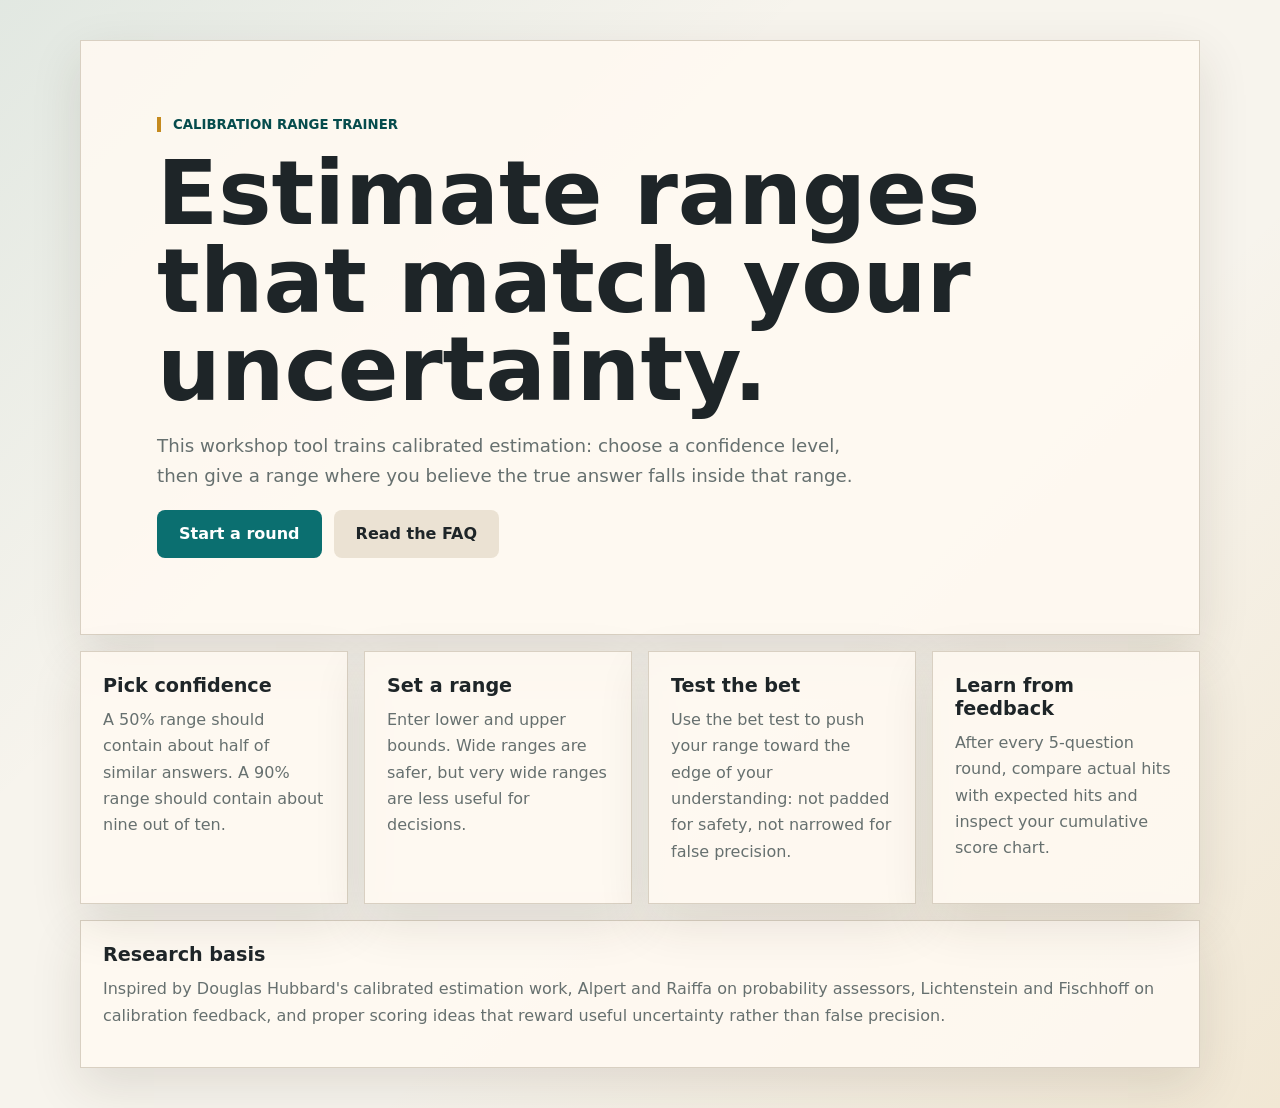
<file: index.html>
<!doctype html>
<html lang="en">
  <head>
    <meta charset="utf-8">
    <meta name="viewport" content="width=device-width, initial-scale=1">
    <title>Calibration Range Trainer</title>
    <link rel="stylesheet" href="styles.css?v=9">
  </head>
  <body>
    <main id="app" class="app-shell" aria-live="polite"></main>
    <script type="module" src="app.js?v=9"></script>
  </body>
</html>
</file>
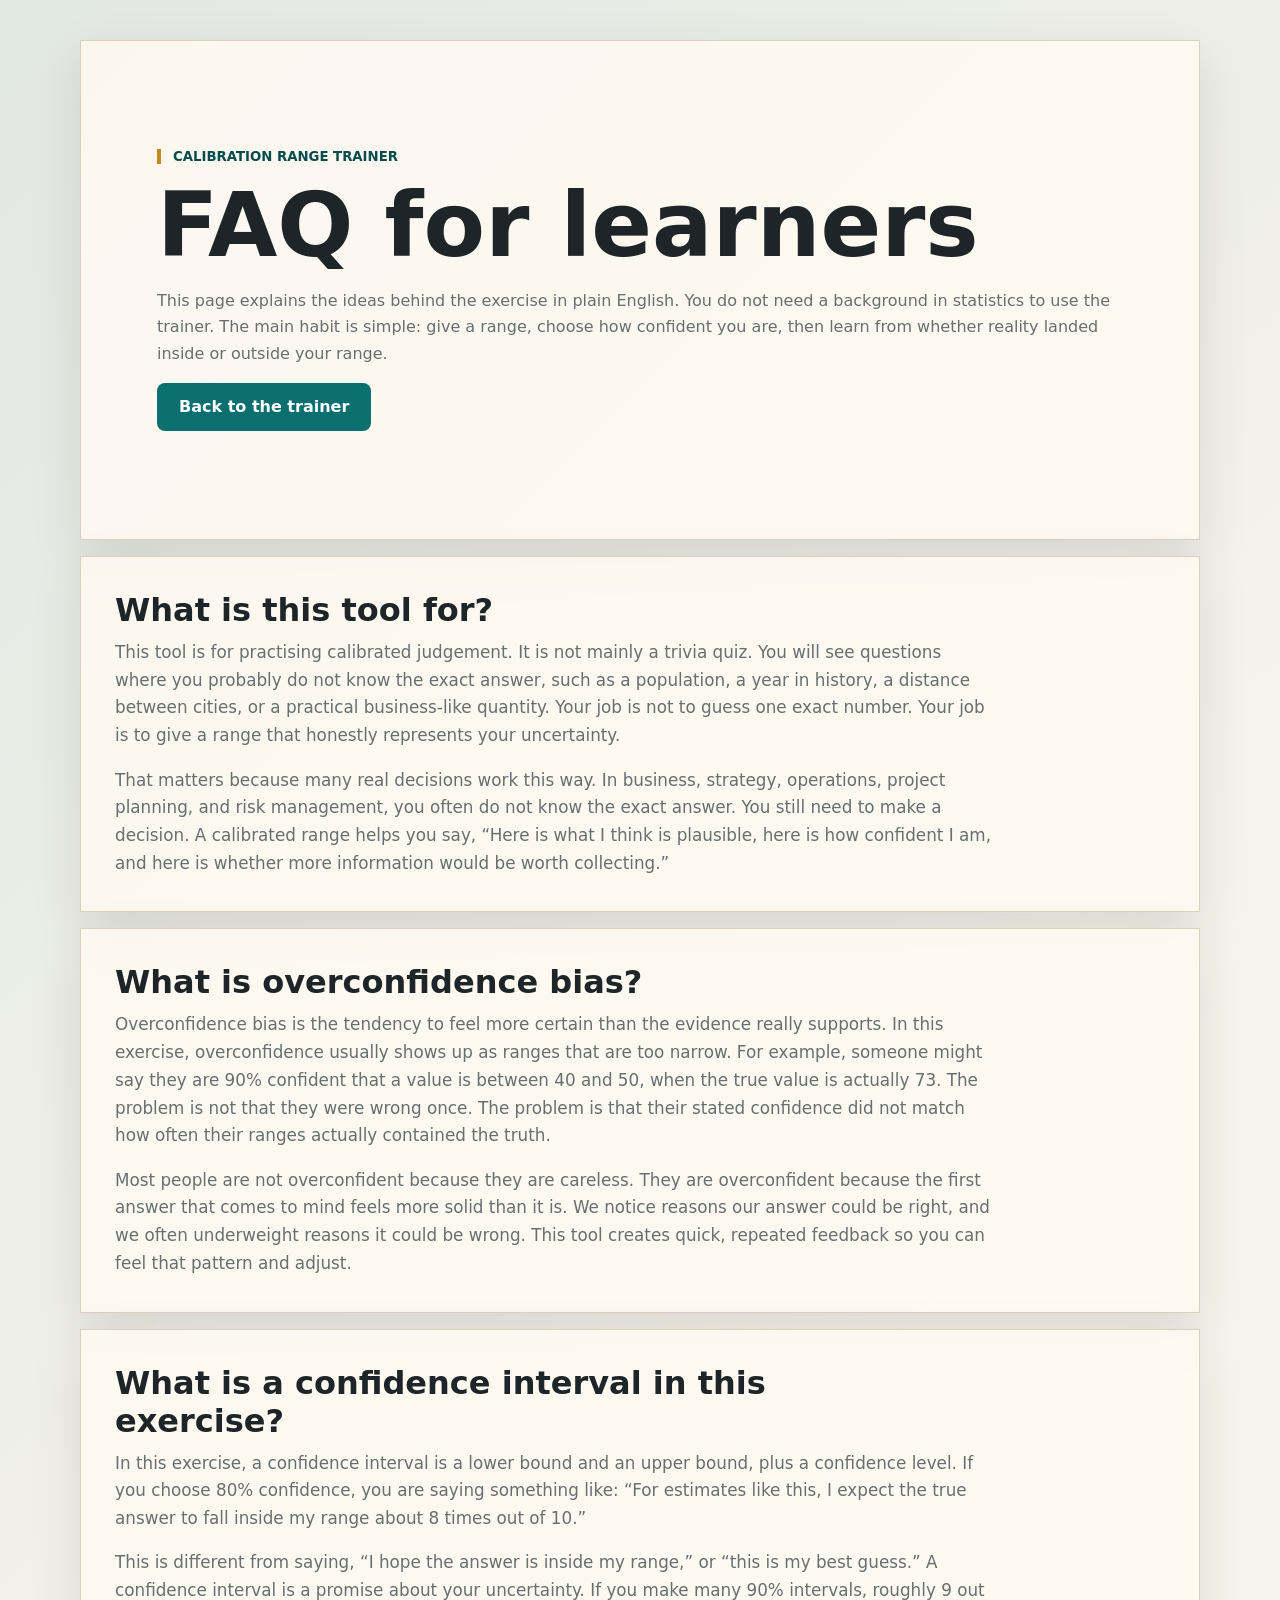
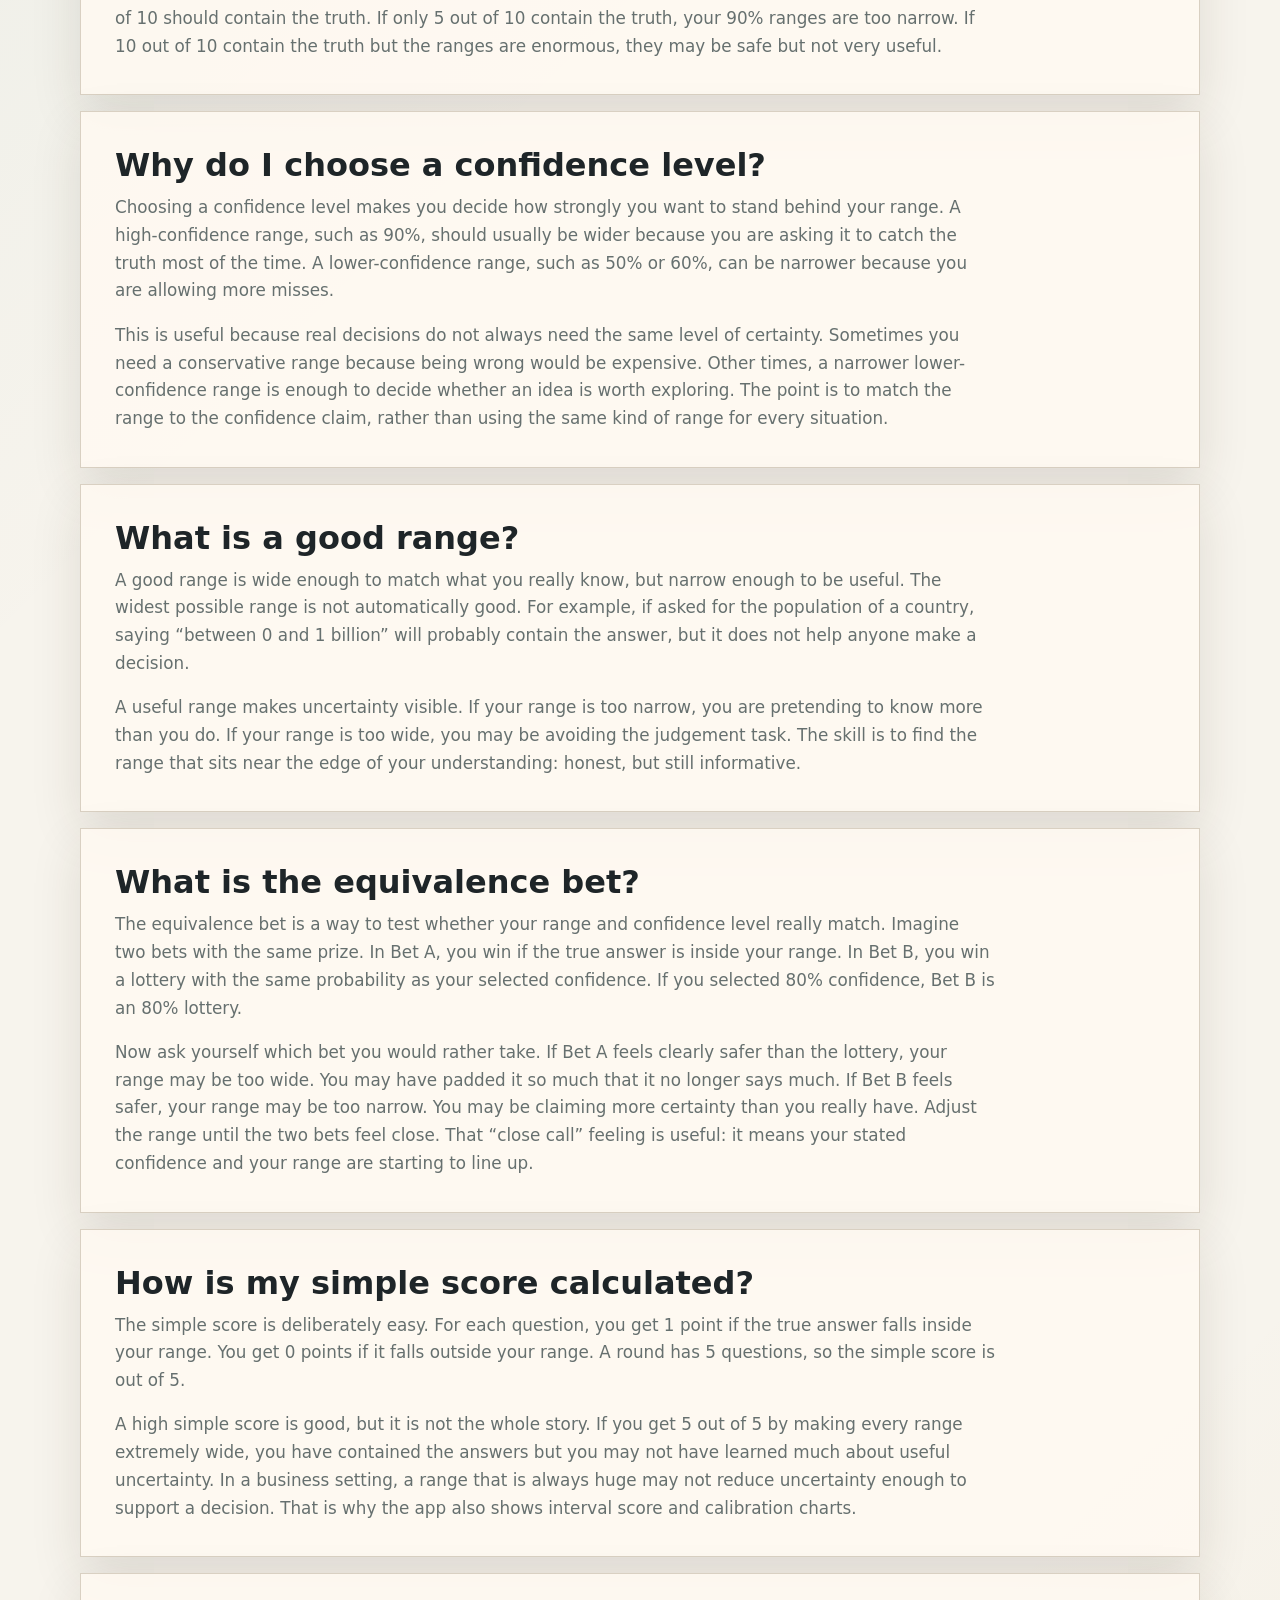
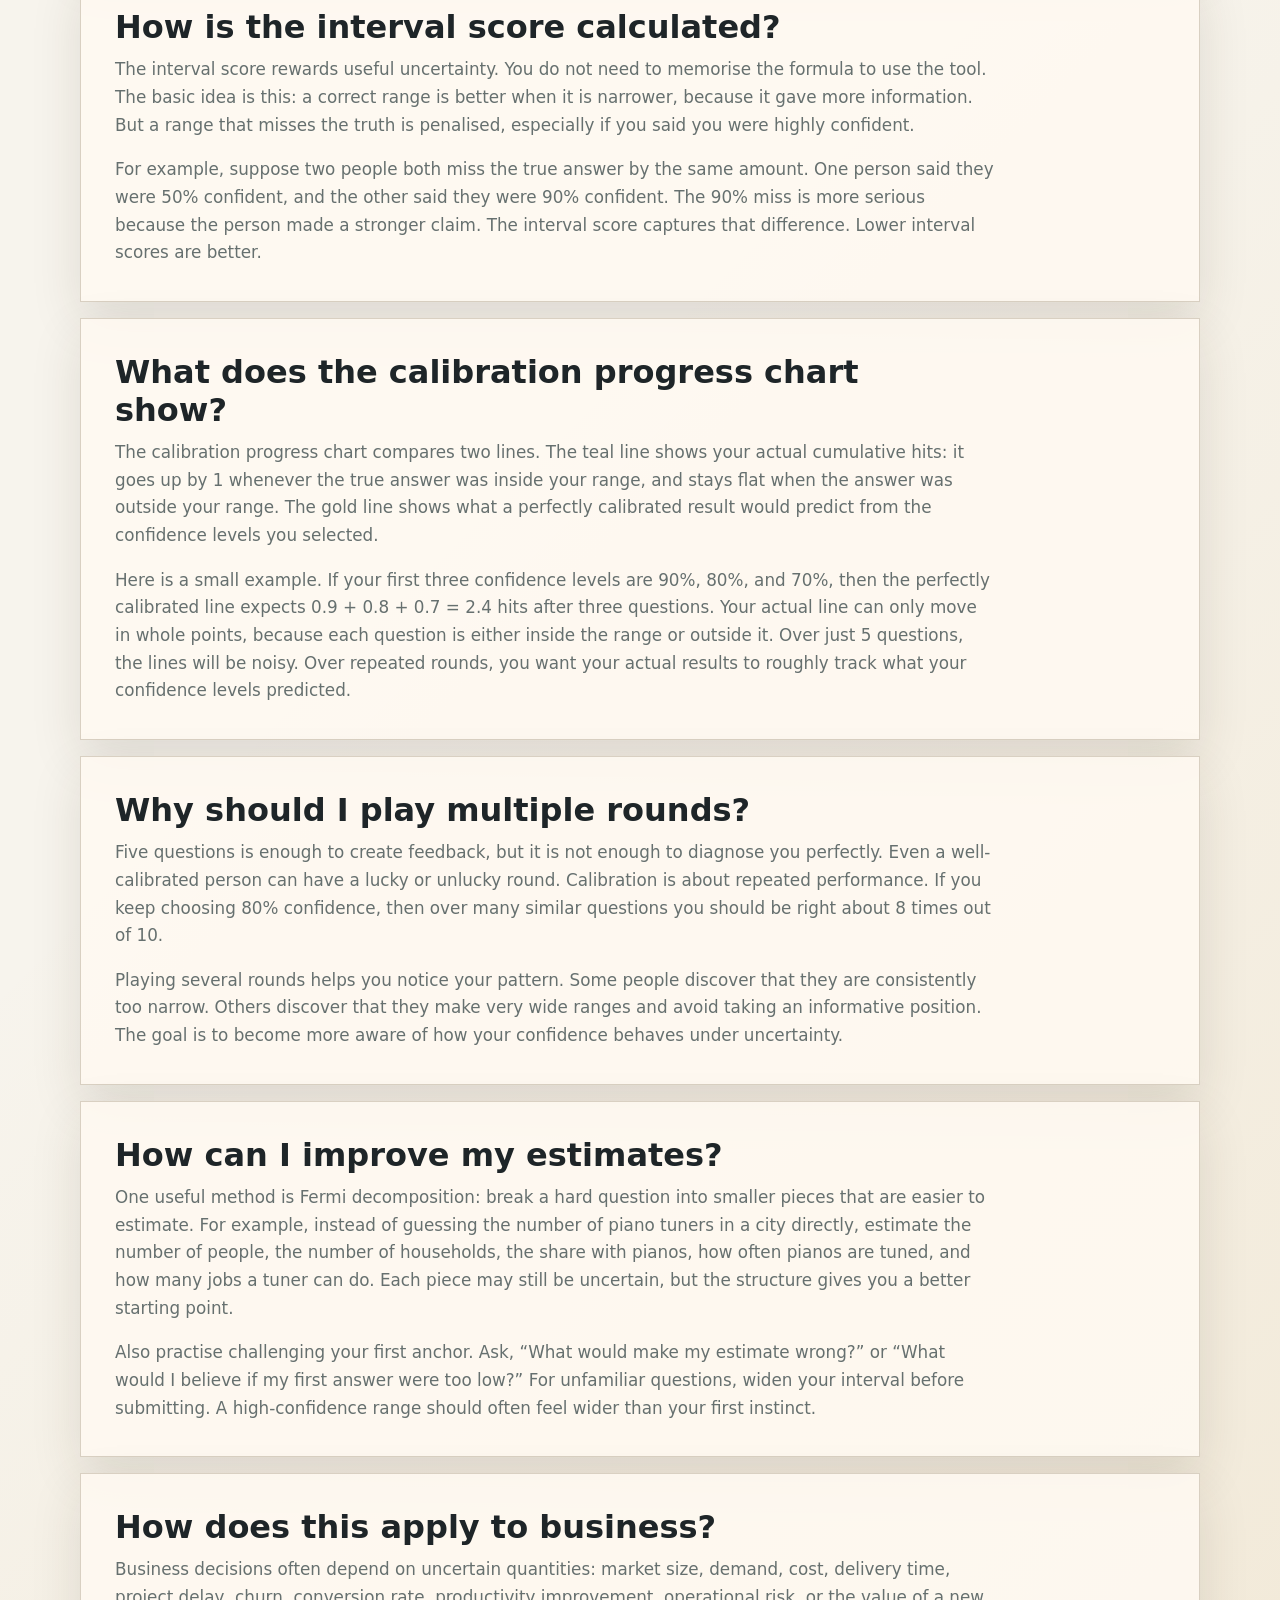
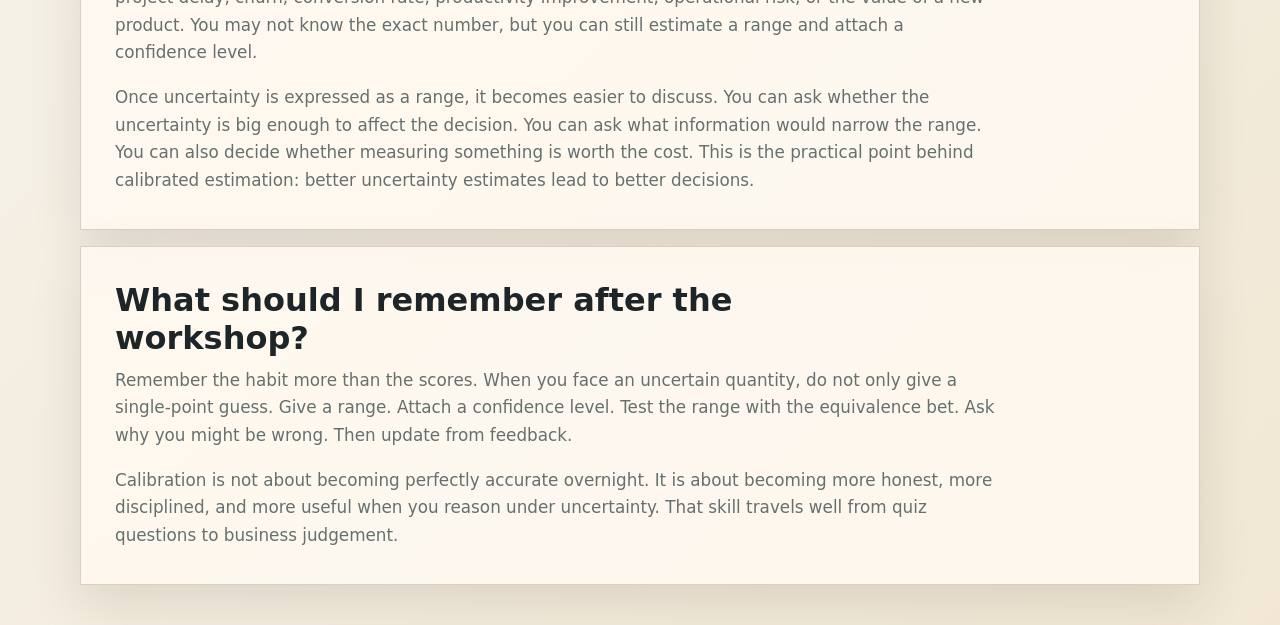
<file: faq.html>
<!doctype html>
<html lang="en">
  <head>
    <meta charset="utf-8">
    <meta name="viewport" content="width=device-width, initial-scale=1">
    <title>FAQ | Calibration Range Trainer</title>
    <link rel="stylesheet" href="styles.css?v=6">
  </head>
  <body>
    <main class="app-shell">
      <section class="faq-hero">
        <div class="eyebrow">Calibration Range Trainer</div>
        <h1>FAQ for learners</h1>
        <p>
          This page explains the ideas behind the exercise in plain English. You do not need a background
          in statistics to use the trainer. The main habit is simple: give a range, choose how confident
          you are, then learn from whether reality landed inside or outside your range.
        </p>
        <div class="hero-actions">
          <a class="primary-link" href="index.html">Back to the trainer</a>
        </div>
      </section>

      <section class="faq-list" aria-label="Frequently asked questions">
        <article class="faq-item">
          <h2>What is this tool for?</h2>
          <p>
            This tool is for practising calibrated judgement. It is not mainly a trivia quiz. You will
            see questions where you probably do not know the exact answer, such as a population, a year
            in history, a distance between cities, or a practical business-like quantity. Your job is not
            to guess one exact number. Your job is to give a range that honestly represents your uncertainty.
          </p>
          <p>
            That matters because many real decisions work this way. In business, strategy, operations,
            project planning, and risk management, you often do not know the exact answer. You still need
            to make a decision. A calibrated range helps you say, “Here is what I think is plausible, here
            is how confident I am, and here is whether more information would be worth collecting.”
          </p>
        </article>

        <article class="faq-item">
          <h2>What is overconfidence bias?</h2>
          <p>
            Overconfidence bias is the tendency to feel more certain than the evidence really supports.
            In this exercise, overconfidence usually shows up as ranges that are too narrow. For example,
            someone might say they are 90% confident that a value is between 40 and 50, when the true value
            is actually 73. The problem is not that they were wrong once. The problem is that their stated
            confidence did not match how often their ranges actually contained the truth.
          </p>
          <p>
            Most people are not overconfident because they are careless. They are overconfident because
            the first answer that comes to mind feels more solid than it is. We notice reasons our answer
            could be right, and we often underweight reasons it could be wrong. This tool creates quick,
            repeated feedback so you can feel that pattern and adjust.
          </p>
        </article>

        <article class="faq-item">
          <h2>What is a confidence interval in this exercise?</h2>
          <p>
            In this exercise, a confidence interval is a lower bound and an upper bound, plus a confidence
            level. If you choose 80% confidence, you are saying something like: “For estimates like this,
            I expect the true answer to fall inside my range about 8 times out of 10.”
          </p>
          <p>
            This is different from saying, “I hope the answer is inside my range,” or “this is my best
            guess.” A confidence interval is a promise about your uncertainty. If you make many 90%
            intervals, roughly 9 out of 10 should contain the truth. If only 5 out of 10 contain the truth,
            your 90% ranges are too narrow. If 10 out of 10 contain the truth but the ranges are enormous,
            they may be safe but not very useful.
          </p>
        </article>

        <article class="faq-item">
          <h2>Why do I choose a confidence level?</h2>
          <p>
            Choosing a confidence level makes you decide how strongly you want to stand behind your range.
            A high-confidence range, such as 90%, should usually be wider because you are asking it to catch
            the truth most of the time. A lower-confidence range, such as 50% or 60%, can be narrower because
            you are allowing more misses.
          </p>
          <p>
            This is useful because real decisions do not always need the same level of certainty. Sometimes
            you need a conservative range because being wrong would be expensive. Other times, a narrower
            lower-confidence range is enough to decide whether an idea is worth exploring. The point is to
            match the range to the confidence claim, rather than using the same kind of range for every
            situation.
          </p>
        </article>

        <article class="faq-item">
          <h2>What is a good range?</h2>
          <p>
            A good range is wide enough to match what you really know, but narrow enough to be useful. The
            widest possible range is not automatically good. For example, if asked for the population of a
            country, saying “between 0 and 1 billion” will probably contain the answer, but it does not help
            anyone make a decision.
          </p>
          <p>
            A useful range makes uncertainty visible. If your range is too narrow, you are pretending to know
            more than you do. If your range is too wide, you may be avoiding the judgement task. The skill is
            to find the range that sits near the edge of your understanding: honest, but still informative.
          </p>
        </article>

        <article class="faq-item">
          <h2>What is the equivalence bet?</h2>
          <p>
            The equivalence bet is a way to test whether your range and confidence level really match. Imagine
            two bets with the same prize. In Bet A, you win if the true answer is inside your range. In Bet B,
            you win a lottery with the same probability as your selected confidence. If you selected 80%
            confidence, Bet B is an 80% lottery.
          </p>
          <p>
            Now ask yourself which bet you would rather take. If Bet A feels clearly safer than the lottery,
            your range may be too wide. You may have padded it so much that it no longer says much. If Bet B
            feels safer, your range may be too narrow. You may be claiming more certainty than you really have.
            Adjust the range until the two bets feel close. That “close call” feeling is useful: it means your
            stated confidence and your range are starting to line up.
          </p>
        </article>

        <article class="faq-item">
          <h2>How is my simple score calculated?</h2>
          <p>
            The simple score is deliberately easy. For each question, you get 1 point if the true answer falls
            inside your range. You get 0 points if it falls outside your range. A round has 5 questions, so the
            simple score is out of 5.
          </p>
          <p>
            A high simple score is good, but it is not the whole story. If you get 5 out of 5 by making every
            range extremely wide, you have contained the answers but you may not have learned much about useful
            uncertainty. In a business setting, a range that is always huge may not reduce uncertainty enough
            to support a decision. That is why the app also shows interval score and calibration charts.
          </p>
        </article>

        <article class="faq-item">
          <h2>How is the interval score calculated?</h2>
          <p>
            The interval score rewards useful uncertainty. You do not need to memorise the formula to use the
            tool. The basic idea is this: a correct range is better when it is narrower, because it gave more
            information. But a range that misses the truth is penalised, especially if you said you were highly
            confident.
          </p>
          <p>
            For example, suppose two people both miss the true answer by the same amount. One person said they
            were 50% confident, and the other said they were 90% confident. The 90% miss is more serious because
            the person made a stronger claim. The interval score captures that difference. Lower interval scores
            are better.
          </p>
        </article>

        <article class="faq-item">
          <h2>What does the calibration progress chart show?</h2>
          <p>
            The calibration progress chart compares two lines. The teal line shows your actual cumulative hits:
            it goes up by 1 whenever the true answer was inside your range, and stays flat when the answer was
            outside your range. The gold line shows what a perfectly calibrated result would predict from the
            confidence levels you selected.
          </p>
          <p>
            Here is a small example. If your first three confidence levels are 90%, 80%, and 70%, then the
            perfectly calibrated line expects 0.9 + 0.8 + 0.7 = 2.4 hits after three questions. Your actual
            line can only move in whole points, because each question is either inside the range or outside it.
            Over just 5 questions, the lines will be noisy. Over repeated rounds, you want your actual results
            to roughly track what your confidence levels predicted.
          </p>
        </article>

        <article class="faq-item">
          <h2>Why should I play multiple rounds?</h2>
          <p>
            Five questions is enough to create feedback, but it is not enough to diagnose you perfectly. Even a
            well-calibrated person can have a lucky or unlucky round. Calibration is about repeated performance.
            If you keep choosing 80% confidence, then over many similar questions you should be right about 8
            times out of 10.
          </p>
          <p>
            Playing several rounds helps you notice your pattern. Some people discover that they are consistently
            too narrow. Others discover that they make very wide ranges and avoid taking an informative position.
            The goal is to become more aware of how your confidence behaves under uncertainty.
          </p>
        </article>

        <article class="faq-item">
          <h2>How can I improve my estimates?</h2>
          <p>
            One useful method is Fermi decomposition: break a hard question into smaller pieces that are easier
            to estimate. For example, instead of guessing the number of piano tuners in a city directly, estimate
            the number of people, the number of households, the share with pianos, how often pianos are tuned,
            and how many jobs a tuner can do. Each piece may still be uncertain, but the structure gives you a
            better starting point.
          </p>
          <p>
            Also practise challenging your first anchor. Ask, “What would make my estimate wrong?” or “What
            would I believe if my first answer were too low?” For unfamiliar questions, widen your interval
            before submitting. A high-confidence range should often feel wider than your first instinct.
          </p>
        </article>

        <article class="faq-item">
          <h2>How does this apply to business?</h2>
          <p>
            Business decisions often depend on uncertain quantities: market size, demand, cost, delivery time,
            project delay, churn, conversion rate, productivity improvement, operational risk, or the value of
            a new product. You may not know the exact number, but you can still estimate a range and attach a
            confidence level.
          </p>
          <p>
            Once uncertainty is expressed as a range, it becomes easier to discuss. You can ask whether the
            uncertainty is big enough to affect the decision. You can ask what information would narrow the
            range. You can also decide whether measuring something is worth the cost. This is the practical
            point behind calibrated estimation: better uncertainty estimates lead to better decisions.
          </p>
        </article>

        <article class="faq-item">
          <h2>What should I remember after the workshop?</h2>
          <p>
            Remember the habit more than the scores. When you face an uncertain quantity, do not only give a
            single-point guess. Give a range. Attach a confidence level. Test the range with the equivalence bet.
            Ask why you might be wrong. Then update from feedback.
          </p>
          <p>
            Calibration is not about becoming perfectly accurate overnight. It is about becoming more honest,
            more disciplined, and more useful when you reason under uncertainty. That skill travels well from
            quiz questions to business judgement.
          </p>
        </article>
      </section>
    </main>
  </body>
</html>
</file>
<file: styles.css>
:root {
  color-scheme: light;
  --bg: #f7f4ed;
  --surface: #fffaf2;
  --surface-strong: #ffffff;
  --ink: #1e2528;
  --muted: #66706f;
  --line: #d9d0c2;
  --accent: #0b6f70;
  --accent-dark: #064c4d;
  --gold: #c58a1e;
  --green: #147a42;
  --red: #b53737;
  --shadow: 0 18px 48px rgb(49 39 24 / 12%);
  font-family: Inter, ui-sans-serif, system-ui, -apple-system, BlinkMacSystemFont, "Segoe UI", sans-serif;
}

* {
  box-sizing: border-box;
}

body {
  min-height: 100vh;
  margin: 0;
  background:
    linear-gradient(135deg, rgb(11 111 112 / 9%), transparent 34%),
    linear-gradient(315deg, rgb(197 138 30 / 12%), transparent 38%),
    var(--bg);
  color: var(--ink);
}

button,
input {
  font: inherit;
}

button {
  cursor: pointer;
}

a {
  color: var(--accent-dark);
}

.app-shell {
  width: min(1120px, calc(100% - 32px));
  margin: 0 auto;
  padding: 40px 0;
}

.hero,
.faq-hero,
.question-panel,
.results-panel,
.research-note,
.info-grid article,
.faq-item {
  border: 1px solid var(--line);
  background: rgb(255 250 242 / 88%);
  box-shadow: var(--shadow);
}

.hero,
.faq-hero {
  min-height: 500px;
  display: grid;
  align-content: center;
  padding: clamp(28px, 7vw, 76px);
}

.eyebrow {
  width: fit-content;
  margin-bottom: 18px;
  border-left: 4px solid var(--gold);
  padding-left: 12px;
  color: var(--accent-dark);
  font-size: 0.83rem;
  font-weight: 800;
  letter-spacing: 0;
  text-transform: uppercase;
}

h1,
h2,
h3,
p {
  margin-top: 0;
}

h1 {
  max-width: 900px;
  margin-bottom: 18px;
  font-size: clamp(2.35rem, 7vw, 5.6rem);
  line-height: 0.98;
  letter-spacing: 0;
}

h2 {
  margin-bottom: 10px;
  font-size: 1.2rem;
}

h3 {
  margin-bottom: 8px;
  font-size: 1rem;
}

p {
  color: var(--muted);
  line-height: 1.65;
}

.hero p {
  max-width: 720px;
  font-size: 1.14rem;
}

.primary-action,
.secondary-action {
  min-height: 48px;
  border: 0;
  border-radius: 8px;
  padding: 0 22px;
  font-weight: 800;
}

.primary-action {
  width: fit-content;
  background: var(--accent);
  color: white;
}

.primary-action:hover {
  background: var(--accent-dark);
}

.secondary-action {
  background: #ebe2d3;
  color: var(--ink);
}

.hero-actions {
  display: flex;
  flex-wrap: wrap;
  gap: 12px;
}

.primary-link,
.secondary-link {
  min-height: 48px;
  width: fit-content;
  display: inline-grid;
  place-items: center;
  border-radius: 8px;
  padding: 0 22px;
  font-weight: 800;
  text-decoration: none;
}

.primary-link {
  background: var(--accent);
  color: white;
}

.secondary-link {
  background: #ebe2d3;
  color: var(--ink);
}

.primary-link:hover,
.secondary-link:hover {
  text-decoration: underline;
}

.info-grid {
  display: grid;
  grid-template-columns: repeat(4, minmax(0, 1fr));
  gap: 16px;
  margin-top: 16px;
}

.info-grid article,
.research-note {
  padding: 22px;
}

.research-note {
  margin-top: 16px;
}

.faq-list {
  display: grid;
  gap: 16px;
  margin-top: 16px;
}

.faq-item {
  padding: clamp(22px, 4vw, 34px);
}

.faq-item h2 {
  max-width: 820px;
  font-size: clamp(1.45rem, 3vw, 2rem);
}

.faq-item p {
  max-width: 880px;
  font-size: 1.05rem;
}

.faq-item p:last-child {
  margin-bottom: 0;
}

.question-panel,
.results-panel {
  padding: clamp(22px, 5vw, 48px);
}

.question-topline {
  display: flex;
  justify-content: space-between;
  gap: 16px;
  margin-bottom: 32px;
  color: var(--accent-dark);
  font-weight: 800;
}

.question-panel h1,
.results-panel h1 {
  font-size: clamp(2rem, 5vw, 4.1rem);
}

.unit-hint {
  width: fit-content;
  border: 1px solid var(--line);
  border-radius: 999px;
  padding: 8px 12px;
  background: var(--surface-strong);
  color: var(--ink);
  font-weight: 700;
}

.unit-guidance {
  max-width: 760px;
  margin-top: -8px;
  color: var(--accent-dark);
  font-weight: 800;
}

.answer-form {
  display: grid;
  gap: 22px;
  margin-top: 30px;
}

fieldset {
  margin: 0;
  border: 1px solid var(--line);
  border-radius: 8px;
  padding: 18px;
  background: var(--surface-strong);
}

legend {
  padding: 0 8px;
  font-weight: 800;
}

.confidence-row {
  display: grid;
  grid-template-columns: repeat(5, minmax(0, 1fr));
  gap: 10px;
}

.confidence-option {
  position: relative;
  display: block;
}

.confidence-option input {
  position: absolute;
  opacity: 0;
}

.confidence-option span {
  display: grid;
  min-height: 48px;
  place-items: center;
  border: 1px solid var(--line);
  border-radius: 8px;
  background: var(--bg);
  font-weight: 800;
}

.confidence-option input:checked + span {
  border-color: var(--accent);
  background: var(--accent);
  color: white;
}

.bounds-grid {
  display: grid;
  grid-template-columns: repeat(2, minmax(0, 1fr));
  gap: 16px;
}

.bet-helper {
  display: grid;
  gap: 12px;
}

.bet-toggle {
  width: fit-content;
}

.bet-panel {
  border: 1px solid var(--line);
  border-left: 6px solid var(--gold);
  border-radius: 8px;
  padding: 18px;
  background: rgb(197 138 30 / 10%);
}

.bet-copy p:last-child {
  margin-bottom: 0;
}

.bet-copy ul {
  display: grid;
  gap: 8px;
  margin: 0 0 14px;
  padding-left: 20px;
  color: var(--muted);
}

.bet-reflections {
  display: flex;
  flex-wrap: wrap;
  gap: 10px;
  margin-top: 16px;
}

.bet-reflections button {
  min-height: 40px;
  border: 1px solid var(--line);
  border-radius: 8px;
  padding: 0 12px;
  background: var(--surface-strong);
  color: var(--accent-dark);
  font-weight: 800;
}

.bet-reflections button:hover {
  border-color: var(--accent);
}

.bet-note {
  min-height: 24px;
  margin: 12px 0 0;
  color: var(--ink);
  font-weight: 800;
}

.bounds-grid label {
  display: grid;
  gap: 8px;
  color: var(--ink);
  font-weight: 800;
}

.bounds-grid input {
  min-height: 52px;
  width: 100%;
  border: 1px solid var(--line);
  border-radius: 8px;
  padding: 0 14px;
  background: var(--surface-strong);
  color: var(--ink);
}

.bounds-grid input:focus,
.confidence-option input:focus + span,
.bet-reflections button:focus {
  outline: 3px solid rgb(11 111 112 / 24%);
  outline-offset: 2px;
}

.form-error {
  min-height: 24px;
  margin-bottom: 0;
  color: var(--red);
  font-weight: 800;
}

.stats-grid {
  display: grid;
  grid-template-columns: repeat(4, minmax(0, 1fr));
  gap: 12px;
  margin: 26px 0;
}

.stats-grid article {
  border: 1px solid var(--line);
  border-radius: 8px;
  padding: 18px;
  background: var(--surface-strong);
}

.stats-grid .calibration-tile,
.stats-grid .metric-tile {
  border-width: 2px;
}

.stats-grid .metric-tile {
  border-color: rgb(11 111 112 / 28%);
}

.calibration-tile.calibrated {
  border-color: var(--green);
  background: rgb(20 122 66 / 10%);
}

.calibration-tile.overconfident {
  border-color: var(--red);
  background: rgb(181 55 55 / 10%);
}

.calibration-tile.underconfident {
  border-color: var(--gold);
  background: rgb(197 138 30 / 14%);
}

.stats-grid span {
  display: block;
  margin-bottom: 8px;
  color: var(--muted);
  font-size: 0.9rem;
  font-weight: 800;
}

.stats-grid strong {
  display: block;
  font-size: clamp(1.5rem, 3vw, 2.2rem);
}

.calibration-tile b,
.metric-tile b {
  display: block;
  margin-top: 8px;
  font-size: 1rem;
}

.calibration-tile p,
.metric-tile p {
  margin: 8px 0 0;
  color: var(--ink);
  font-size: 0.92rem;
  line-height: 1.45;
}

.chart-section,
.details-section,
.tips {
  margin-top: 26px;
}

.section-heading {
  display: flex;
  align-items: end;
  justify-content: space-between;
  gap: 20px;
  margin-bottom: 14px;
}

.section-heading p {
  max-width: 500px;
  margin-bottom: 0;
}

.score-chart {
  width: 100%;
  min-height: 280px;
  border: 1px solid var(--line);
  border-radius: 8px;
  background: var(--surface-strong);
}

.axis {
  stroke: #405052;
  stroke-width: 2;
}

.gridline {
  stroke: #e5ded4;
  stroke-width: 1;
}

.score-line {
  fill: none;
  stroke: var(--accent);
  stroke-width: 3;
}

.actual-line,
.expected-line {
  fill: none;
  stroke-width: 3;
}

.actual-line {
  stroke: var(--accent);
}

.expected-line {
  stroke: var(--gold);
  stroke-dasharray: 8 7;
}

.hit-dot {
  fill: var(--green);
  stroke: white;
  stroke-width: 3;
}

.miss-dot {
  fill: var(--red);
  stroke: white;
  stroke-width: 3;
}

.expected-dot {
  fill: var(--gold);
  stroke: white;
  stroke-width: 2;
}

.tick-label,
.axis-title,
.confidence-label {
  fill: var(--muted);
  font-size: 13px;
  font-weight: 800;
}

.confidence-label {
  fill: var(--ink);
}

.chart-legend text {
  fill: var(--ink);
  font-size: 13px;
  font-weight: 800;
}

.chart-key {
  display: flex;
  flex-wrap: wrap;
  gap: 12px 22px;
  margin-top: 10px;
  color: var(--muted);
  font-size: 0.95rem;
}

.chart-key strong {
  color: var(--ink);
}

.result-list {
  display: grid;
  gap: 12px;
}

.result-row {
  display: grid;
  grid-template-columns: 1.2fr 1fr;
  gap: 18px;
  border: 1px solid var(--line);
  border-left-width: 6px;
  border-radius: 8px;
  padding: 18px;
  background: var(--surface-strong);
}

.result-row.is-hit {
  border-left-color: var(--green);
}

.result-row.is-miss {
  border-left-color: var(--red);
}

.result-status {
  display: inline-block;
  margin-bottom: 8px;
  font-size: 0.82rem;
  font-weight: 900;
  text-transform: uppercase;
}

.result-row dl {
  display: grid;
  grid-template-columns: repeat(2, minmax(0, 1fr));
  gap: 12px;
  margin: 0;
}

.result-row dt {
  color: var(--muted);
  font-size: 0.8rem;
  font-weight: 800;
  text-transform: uppercase;
}

.result-row dd {
  margin: 3px 0 0;
  font-weight: 800;
}

.tips {
  border: 1px solid var(--line);
  border-radius: 8px;
  padding: 20px;
  background: rgb(197 138 30 / 10%);
}

.tips ul {
  display: grid;
  gap: 8px;
  margin: 0;
  padding-left: 20px;
  color: var(--muted);
}

.actions {
  display: flex;
  gap: 12px;
  margin-top: 28px;
}

@media (max-width: 760px) {
  .app-shell {
    width: min(100% - 20px, 1120px);
    padding: 10px 0 24px;
  }

  .hero {
    min-height: auto;
  }

  .info-grid,
  .bounds-grid,
  .stats-grid,
  .result-row,
  .result-row dl {
    grid-template-columns: 1fr;
  }

  .confidence-row {
    grid-template-columns: repeat(2, minmax(0, 1fr));
  }

  .question-topline,
  .section-heading,
  .actions,
  .hero-actions {
    align-items: stretch;
    flex-direction: column;
  }

  .bet-toggle,
  .bet-reflections button {
    width: 100%;
  }

  .primary-action,
  .secondary-action,
  .primary-link,
  .secondary-link {
    width: 100%;
  }
}
</file>
